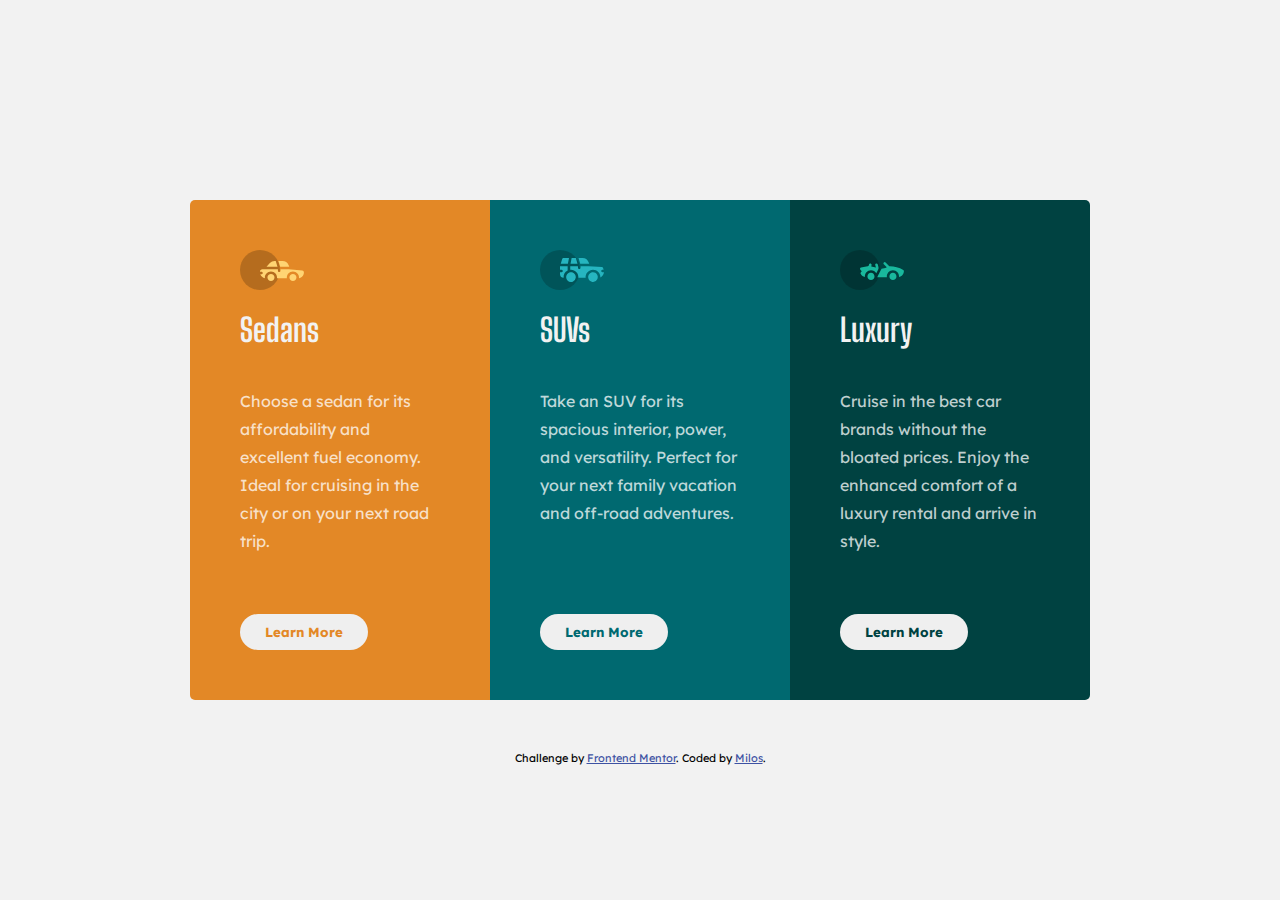
<file: 3-column preview card/index.html>
<!DOCTYPE html>
<html lang="en">
<head>
  <meta charset="UTF-8">
  <meta name="viewport" content="width=device-width, initial-scale=1.0"> <!-- displays site properly based on user's device -->

  <link rel="icon" type="image/png" sizes="32x32" href="./images/favicon-32x32.png">
  
  <title>Frontend Mentor | 3-column preview card component</title>
<link rel="stylesheet" href="style.css">
  <!-- Feel free to remove these styles or customise in your own stylesheet 👍 -->
  <style>
    .attribution {
         font-size: 11px;
        text-align: center; 
        position: absolute;
        bottom: 15%;
        }
    .attribution a { color: hsl(228, 45%, 44%); }
  </style>
</head>
<body>
  
  <section class="container">
    <article class="bg-orange">
        <img src="./images/icon-sedans.svg" alt="">
        <h1>
            Sedans
        </h1>
        <p>
            Choose a sedan for its affordability and excellent fuel economy. Ideal for cruising in the city 
            or on your next road trip.
        </p>
        <button class="text-orange">
            Learn More
        </button>
      </article>
    
      <article class="bg-cyan">
        <img src="./images/icon-suvs.svg" alt="">
        <h1>
            SUVs
        </h1>
        <p>
            Take an SUV for its spacious interior, power, and versatility. Perfect for your next family vacation 
        and off-road adventures.
        </p>
        <button class="text-cyan">
            Learn More
        </button>
      </article>
    
      <article class="bg-cyan-dark">
        <img src="./images/icon-luxury.svg" alt="">
        <h1>
            Luxury
        </h1>
        <p>
            Cruise in the best car brands without the bloated prices. Enjoy the enhanced comfort of a luxury 
        rental and arrive in style.
        </p>
        <button class="text-cyan-dark">
            Learn More
        </button>
      </article>
  </section>
  
  <div class="attribution">
    Challenge by <a href="https://www.frontendmentor.io?ref=challenge" target="_blank">Frontend Mentor</a>. 
    Coded by <a href="#">Milos</a>.
  </div>
</body>
</html>
</file>
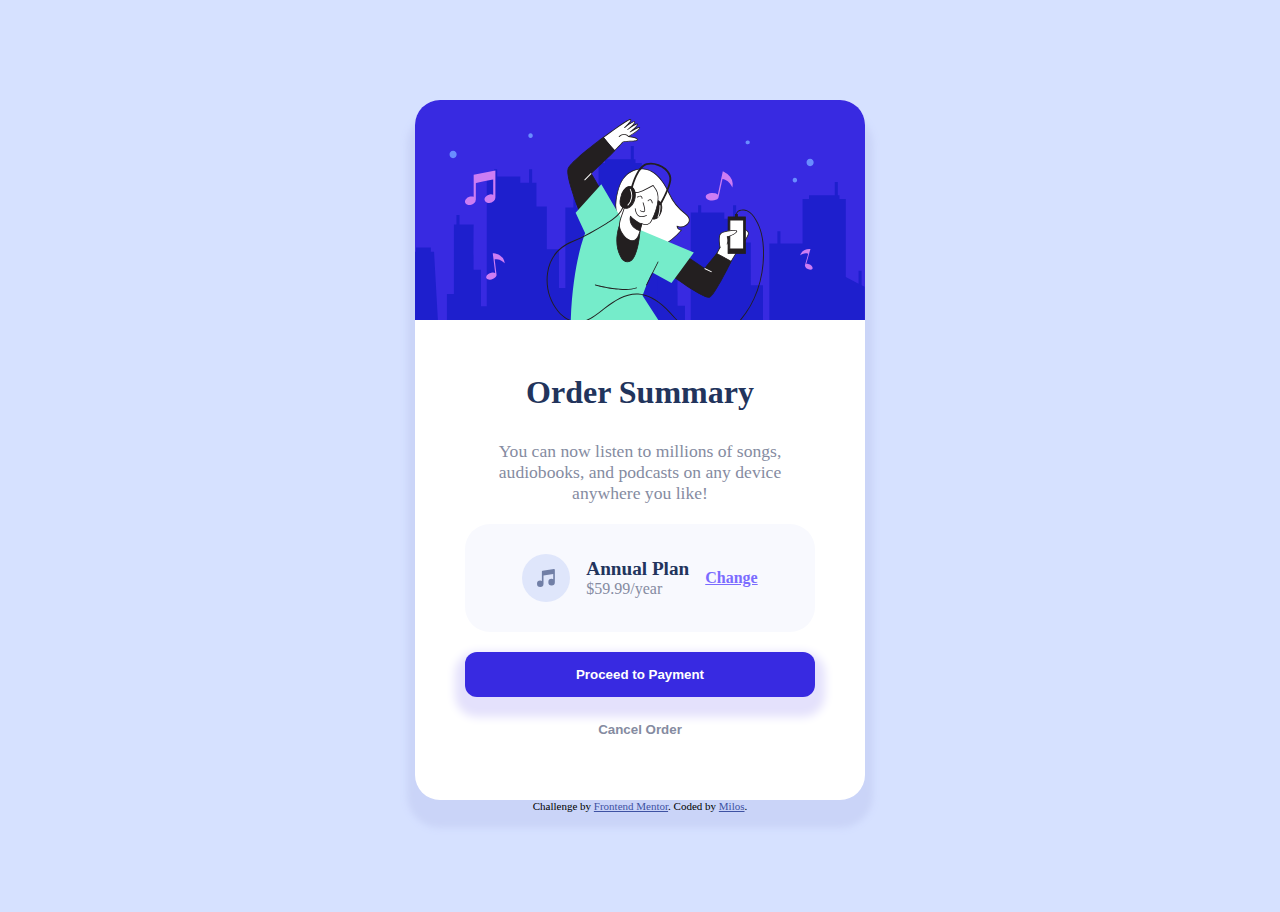
<file: Order summary component/index.html>
<!DOCTYPE html>
<html lang="en">
  <head>
    <meta charset="UTF-8" />
    <meta name="viewport" content="width=device-width, initial-scale=1.0" />
    <!-- displays site properly based on user's device -->
    <link rel="stylesheet" href="style.css" />
    <link
      rel="icon"
      type="image/png"
      sizes="32x32"
      href="./images/favicon-32x32.png"
    />

    <title>Frontend Mentor | Order summary card</title>

    <!-- Feel free to remove these styles or customise in your own stylesheet 👍 -->
    <style>
      .attribution {
        font-size: 11px;
        text-align: center;
      }
      .attribution a {
        color: hsl(228, 45%, 44%);
      }
    </style>
  </head>
  <body>
    <div class="order-container">
      <img src="./images/illustration-hero.svg" alt="" />
      <div class="order-bottom">
        <h1>Order Summary</h1>
        <p>
          You can now listen to millions of songs, audiobooks, and podcasts on
          any device anywhere you like!
        </p>
        <div class="plan-container">
          <img src="./images/icon-music.svg" alt="" />
          <div class="plan-info">
            <h5>Annual Plan</h5>
            <p>$59.99/year</p>
          </div>
          <a href="#">Change</a>
        </div>
        <button class="btn btn-procceed">Proceed to Payment</button>
        <button class="btn">Cancel Order</button>
      </div>
    </div>

    <div class="attribution">
      Challenge by
      <a href="https://www.frontendmentor.io?ref=challenge" target="_blank"
        >Frontend Mentor</a
      >. Coded by <a href="#">Milos</a>.
    </div>
  </body>
</html>
</file>
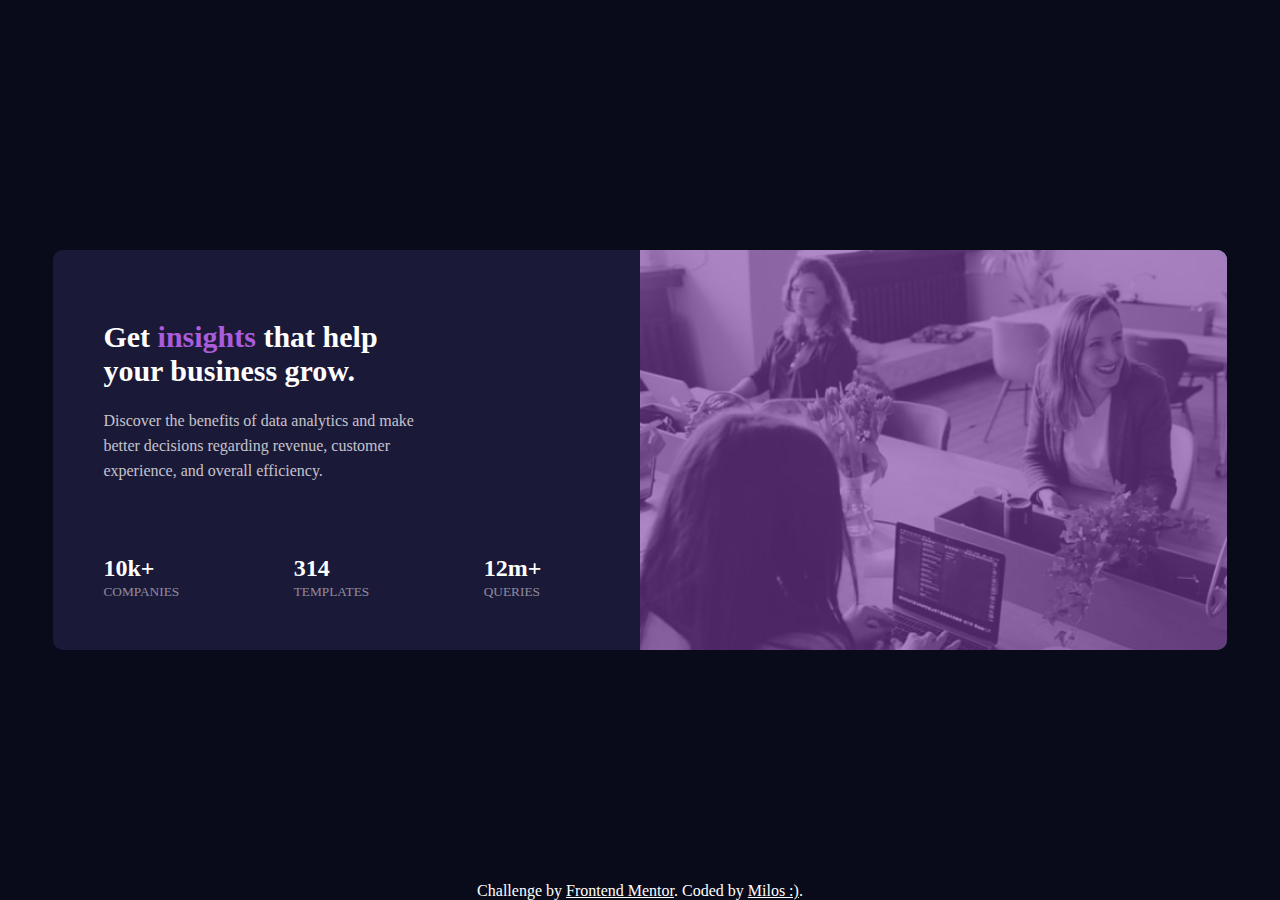
<file: Stats preview card/index.html>
<!DOCTYPE html>
<html lang="en">
<head>
  <meta charset="UTF-8">
  <meta name="viewport" content="width=device-width, initial-scale=1.0"> <!-- displays site properly based on user's device -->

  <link rel="icon" type="image/png" sizes="32x32" href="./images/favicon-32x32.png">
  
  <title>Frontend Mentor | Stats preview card component</title>
  <link rel="stylesheet" href="style.css">
  <link rel="stylesheet" href="mobile.css" media="screen and (max-width : 960px)">
</head>
<body>

  <section class="container">
    <section class="left">
      <div>
        <h1 class="title">
          Get <span class="text-highlight">insights</span> that help your business grow.
        </h1>
  
        <p>
          Discover the benefits of data analytics and make better decisions regarding revenue, customer 
          experience, and overall efficiency.
        </p>
      </div>

      <section class="stats">
          <div>
            <h2>10k+</h2>
            <small>companies</small>
          </div>
          <div>
            <h2>314</h2>
            <small>templates</small>
          </div>
          <div>
            <h2>12m+</h2>
            <small>queries</small>
          </div>
      </section>
    </section>
    <section class="right">
      <img src="images/image-header-desktop.jpg" alt="">
    </section>
  </section>

  <div class="attribution">
    Challenge by <a href="https://www.frontendmentor.io?ref=challenge" target="_blank">Frontend Mentor</a>. 
    Coded by <a href="#">Milos :)</a>.
  </div>
</body>
</html>
</file>
<file: 3-column preview card/style.css>
@import url('https://fonts.googleapis.com/css2?family=Big+Shoulders+Display:wght@700&display=swap');
@import url('https://fonts.googleapis.com/css2?family=Lexend+Deca&display=swap');

*{
    box-sizing: border-box;
    font-family: Lexend Deca;
}
body{
    margin: 0;
    background-color: hsl(0, 0%, 95%);
    display: flex;
    justify-content: center;
    align-items: center;
    min-height: 100vh;
}
.container{
    display: flex;
    border-radius: 5px;
    overflow: hidden;
}
article{
    max-width: 300px;
    padding: 50px;
    min-height: 500px;
    display: flex;
    flex-direction: column;
    align-items: flex-start;
}
article h1{
    color: hsl(0, 0%, 95%);
    font-size: 2rem;
    font-family: Big Shoulders Display;
    font-weight: bold;
}
article p{
    line-height: 1.75rem;
    color: hsla(0, 0%, 100%, 0.75);
}
article button{
    border-radius: 50rem;
    outline: 0;
    border: 0;
    padding: 10px 25px;
    font-weight: bold;
    margin-top: auto;
    cursor: pointer;
    transition: all 0.5s ease;
}
article button:hover{
    border: 2px solid hsl(0, 0%, 95%);
    color: hsl(0, 0%, 95%);
    background: transparent;
}
.bg-orange{
    background-color: hsl(31, 77%, 52%);
}
.bg-cyan{
    background-color: hsl(184, 100%, 22%);
}
.bg-cyan-dark{
    background-color: hsl(179, 100%, 13%);
}
.text-orange{
    color: hsl(31, 77%, 52%);
}
.text-cyan{
    color: hsl(184, 100%, 22%);
}
.text-cyan-dark{
    color: hsl(179, 100%, 13%);
}

@media screen and (max-width: 375px) {
    .container{
        flex-direction: column;
    }
    body{
        margin: 100px 0px;
    }
    .attribution{
        top: 0;
    }
}
</file>
<file: Order summary component/style.css>
* {
  margin: 0;
  box-sizing: border-box;
}

body {
  display: grid;
  place-items: center center;
  width: 100vw;
  min-height: 100vh;
  padding: 100px 0px;
  background: #d6e1ff;
}

.order-container {
  width: 450px;
  height: 700px;
  border-radius: 25px;
  overflow: hidden;
  background: #ffffff;
  box-shadow: #cad4f8 0px 20px 7px 8px;
}
.order-container > img {
  height: 220px;
}
.order-bottom {
  padding: 50px;
}
.order-bottom h1 {
  color: #22345c;
  text-align: center;
  margin-bottom: 30px;
}
.order-bottom > p {
  color: #858ba1;
  text-align: center;
  padding: 0px 30px;
  font-size: 1.1rem;
}
.plan-container {
  background: #f8f9fe;
  border-radius: 25px;
  display: flex;
  align-items: center;
  justify-content: center;
  gap: 1rem;
  padding: 30px 20px;
  margin: 20px 0px;
}

.plan-info h5 {
  color: #22345c;
  font-size: 1.2rem;
}
.plan-info p {
  color: #858ba1;
}
.plan-container a {
  color: #7b6cff;
  font-weight: bold;
}

.btn {
  display: block;
  width: 100%;
  padding: 15px 0px;
  border-radius: 12px;
  outline: none;
  border: none;
  background: transparent;
  color: #858ba1;
  margin-bottom: 10px;
  font-weight: bold;
}

.btn.btn-procceed {
  background: #382ae1;
  color: #ffffff;
  box-shadow: #e4e1fc 0px 10px 10px 10px;
}

/*
    Mobile
*/
@media screen and (max-width: 500px) {
  body {
    padding: 70px 20px;
  }
  .order-container {
    width: 100%;
    height: inherit;
  }
  .order-container > img {
    width: 100%;
    height: 160px;
    object-fit: cover;
  }
  h1 {
    font-size: 1.5rem;
  }
  .order-bottom {
    padding: 40px;
  }
  .order-bottom p {
    padding: 0px;
  }

  .plan-container {
    padding: 10px;
  }
  .plan-info h5 {
    font-size: 1rem;
  }
}
</file>
<file: Stats preview card/style.css>
*{
    box-sizing: border-box;
    color: var(--text-color);
}
:root{
    --bg-primary: hsl(233, 47%, 7%);
    --bg-card: hsl(244, 38%, 16%);
    --text-highligh:hsl(277, 64%, 61%);
    --image-overlay:rgba(125, 62, 163, 0.61);
    --text-color:hsl(0, 0%, 100%);
    --paragraph-color:hsla(0, 0%, 100%, 0.75);
    --stats-color:hsla(0, 0%, 100%, 0.5);
}
body{
    width: 100vw;
    margin: 0;
    background-color: var(--bg-primary);
    display: flex;
    min-height: 100vh;
    justify-content: center;
    align-items: center;
}
.container{
    background-color: var(--bg-card);
    display: flex;
    border-radius: 10px;
    overflow: hidden;
}
.left{
    width: 50%;
    padding: 50px;
    display: flex;
    flex-direction: column;
    justify-content: space-between;
}
.right{
    width: 50%;
    position: relative;
    
}
.right img{
    width: 100%;
}
.right::before{
    position: absolute;
    content: '';
    width: 100%;
    height: 100%;
    background-color: var(--image-overlay);
}
.title{
    width: 60%;
    font-size: 30px;
}
p{
    font-size: 16px;
    width: 330px;
    line-height: 25px;
    color: var(--paragraph-color);
}
.left,.right{
    height: 400px;
}
small{
    text-transform: uppercase;
    color: var(--stats-color);
}
.text-highlight{
    color: var(--text-highligh);
}
.stats{
    display: flex;
    width: 90%;
    justify-content: space-between;
}
.stats div > *{
    margin: 0;
}
.attribution{
    position: absolute;
    bottom: 0;
}
</file>
<file: Stats preview card/mobile.css>
body{
    min-height: 125vh;
}
.right{
    order: 1;
    width: 100%;
    height: 300px;
}
.right img{
    height: 300px;
    border-radius: 10px;
    overflow: hidden;
}
.left{
    order: 2;
    width: 100%;
    padding: 25px;
    height: 500px;
}
.left h1 {
    width: auto;
}
.left div{
    text-align: center;
}
.left p {
    width: auto;
}
.container{
    flex-direction: column;
    margin-top: 10vh;
    width: 90vw;
}
.stats{
    flex-direction: column;
    justify-content: space-around;
    height: 300px;
}
.title{
    font-size: 25px;
}
.attribution{
    position: absolute;
    top: 0;
}
</file>
